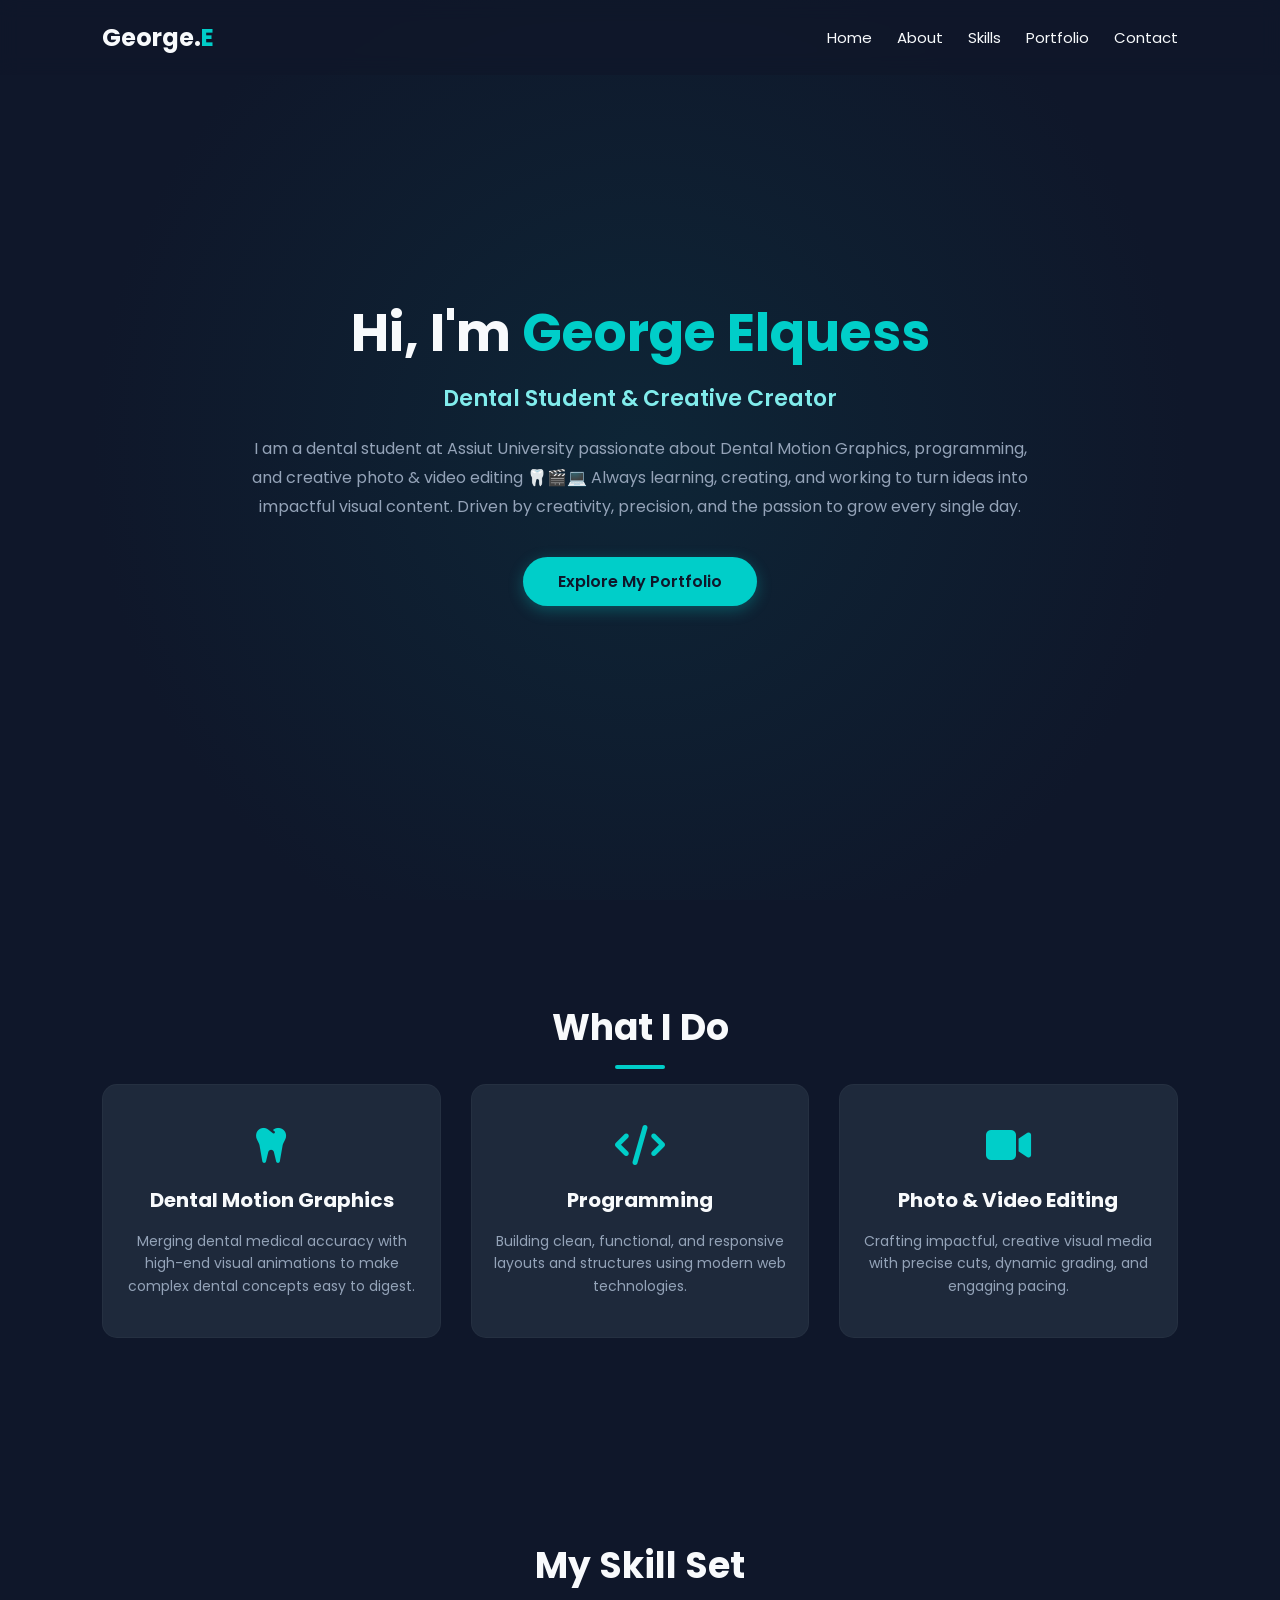
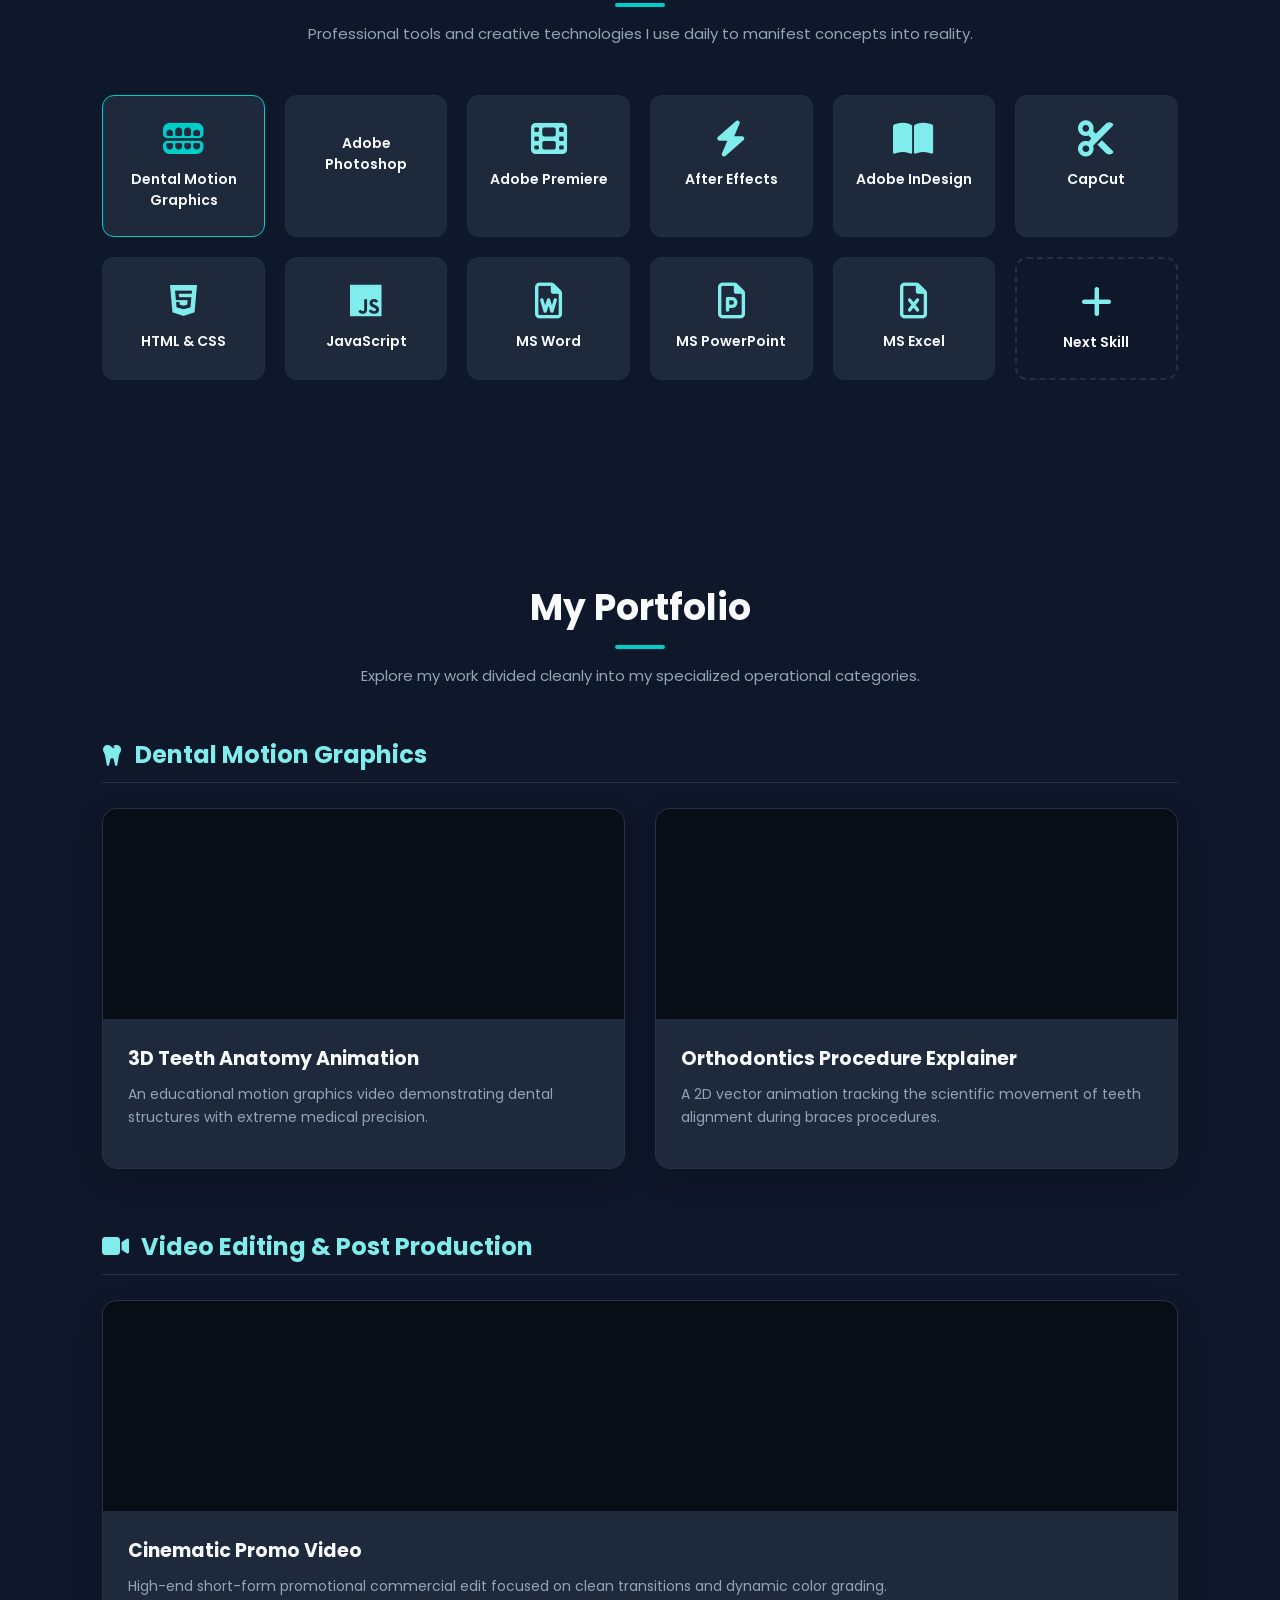
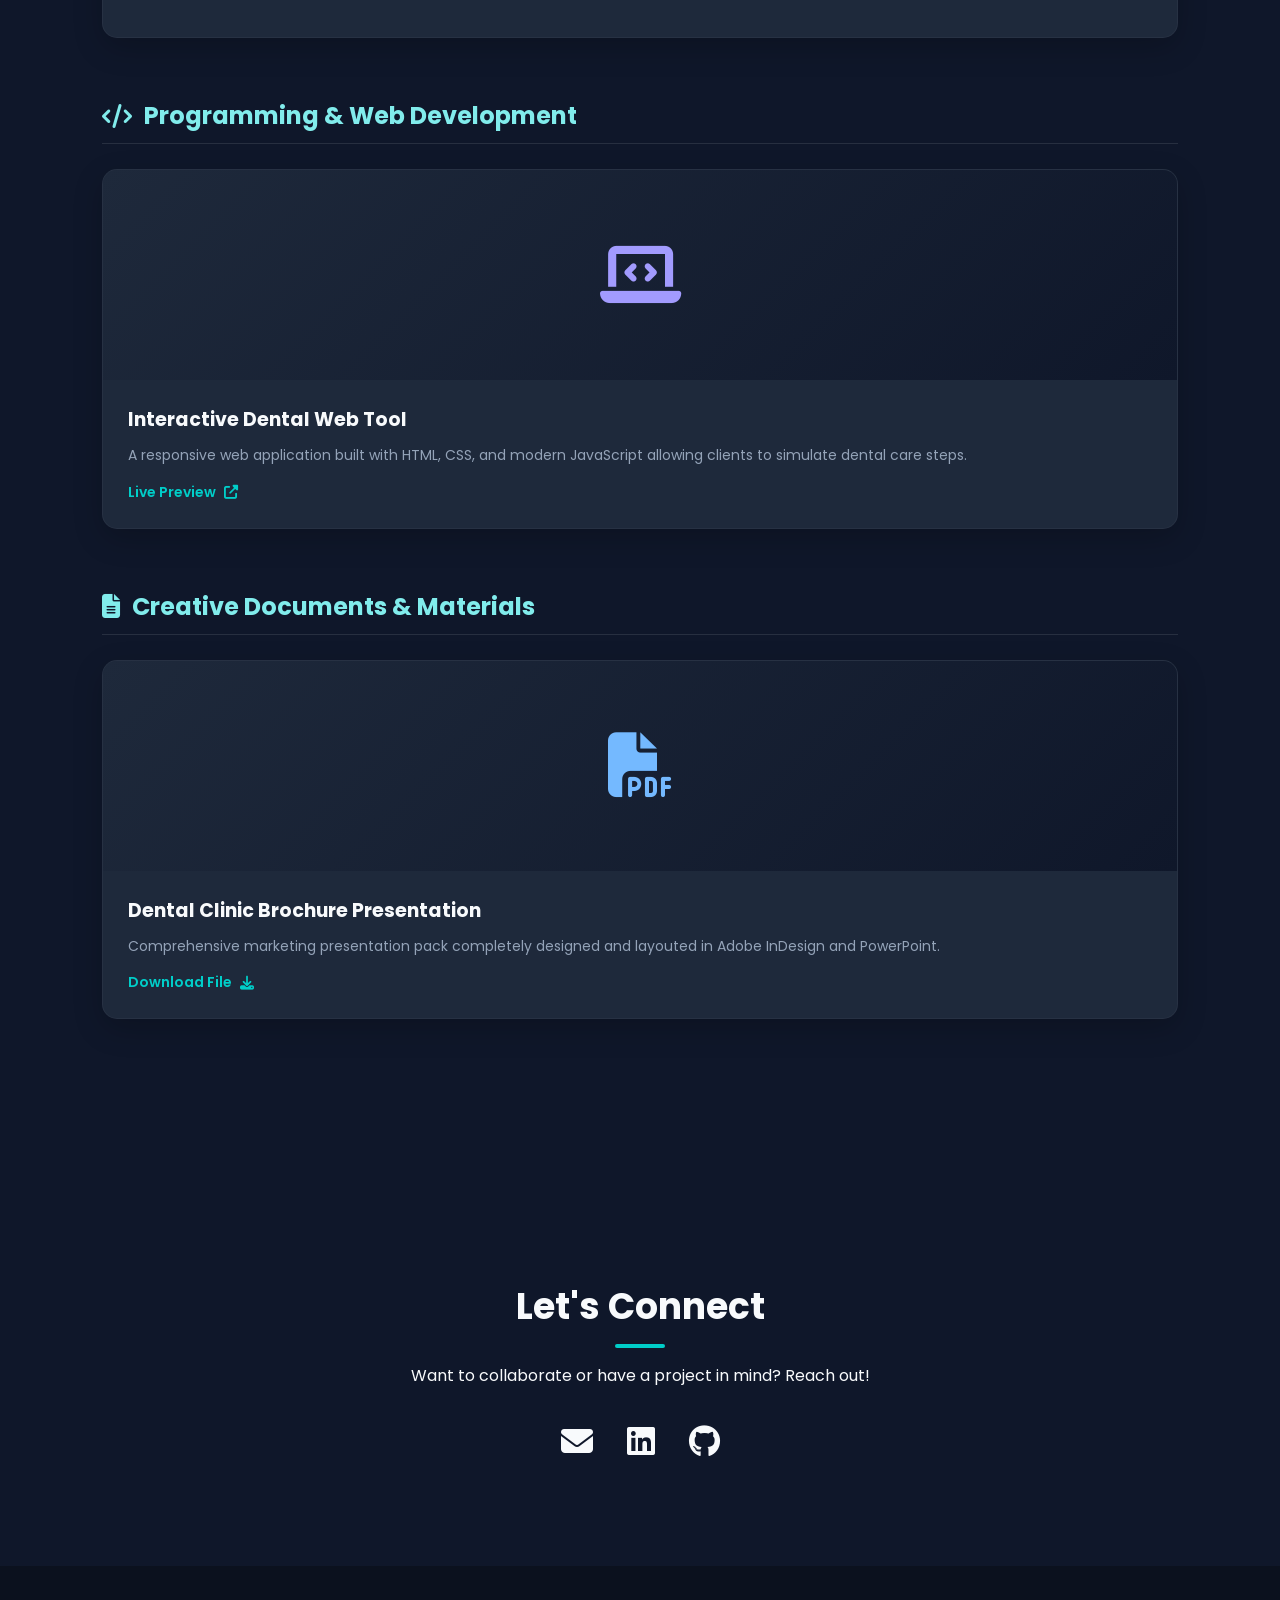
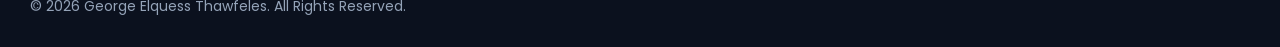
<file: index.html>
<!DOCTYPE html>
<html lang="en" dir="ltr">
<head>
    <meta charset="UTF-8">
    <meta name="viewport" content="width=device-width, initial-scale=1.0">
    <title>George Elquess | Portfolio</title>
    <link href="https://fonts.googleapis.com/css2?family=Poppins:wght@300;400;600;700&display=swap" rel="stylesheet">
    <link rel="stylesheet" href="https://cdnjs.cloudflare.com/ajax/libs/font-awesome/6.4.0/css/all.min.css">
    <link rel="stylesheet" href="gogo.css">
</head>
<body>

    <nav class="navbar">
        <div class="logo">George.<span>E</span></div>
        <ul class="nav-links">
            <li><a href="#hero">Home</a></li>
            <li><a href="#about">About</a></li>
            <li><a href="#skills">Skills</a></li>
            <li><a href="#portfolio">Portfolio</a></li>
            <li><a href="#contact">Contact</a></li>
        </ul>
    </nav>

    <header id="hero" class="hero-section">
        <div class="hero-content hidden">
            <h1>Hi, I'm <span class="highlight">George Elquess</span></h1>
            <p class="subtitle">Dental Student & Creative Creator</p>
            <p class="bio">I am a dental student at Assiut University passionate about Dental Motion Graphics, programming, and creative photo & video editing 🦷🎬💻 Always learning, creating, and working to turn ideas into impactful visual content. Driven by creativity, precision, and the passion to grow every single day.</p>
            <a href="#portfolio" class="btn">Explore My Portfolio</a>
        </div>
    </header>

    <section id="about" class="about-section scroll-reveal">
        <h2>What I Do</h2>
        <div class="about-grid">
            <div class="about-card">
                <i class="fas fa-tooth"></i>
                <h3>Dental Motion Graphics</h3>
                <p>Merging dental medical accuracy with high-end visual animations to make complex dental concepts easy to digest.</p>
            </div>
            <div class="about-card">
                <i class="fas fa-code"></i>
                <h3>Programming</h3>
                <p>Building clean, functional, and responsive layouts and structures using modern web technologies.</p>
            </div>
            <div class="about-card">
                <i class="fas fa-video"></i>
                <h3>Photo & Video Editing</h3>
                <p>Crafting impactful, creative visual media with precise cuts, dynamic grading, and engaging pacing.</p>
            </div>
        </div>
    </section>

    <section id="skills" class="skills-section scroll-reveal">
        <h2>My Skill Set</h2>
        <p class="section-desc">Professional tools and creative technologies I use daily to manifest concepts into reality.</p>
        
        <div class="skills-grid">
            <div class="skill-card special-skill"><i class="fas fa-teeth-open"></i> <h3>Dental Motion Graphics</h3></div>

            <div class="skill-card"><i class="fab fa-adobe"></i> <h3>Adobe Photoshop</h3></div>
            <div class="skill-card"><i class="fas fa-film"></i> <h3>Adobe Premiere</h3></div>
            <div class="skill-card"><i class="fas fa-bolt"></i> <h3>After Effects</h3></div>
            <div class="skill-card"><i class="fas fa-book-open"></i> <h3>Adobe InDesign</h3></div>
            <div class="skill-card"><i class="fas fa-cut"></i> <h3>CapCut</h3></div>
            
            <div class="skill-card"><i class="fab fa-html5"></i> <h3>HTML & CSS</h3></div>
            <div class="skill-card"><i class="fab fa-js"></i> <h3>JavaScript</h3></div>
            
            <div class="skill-card"><i class="far fa-file-word"></i> <h3>MS Word</h3></div>
            <div class="skill-card"><i class="far fa-file-powerpoint"></i> <h3>MS PowerPoint</h3></div>
            <div class="skill-card"><i class="far fa-file-excel"></i> <h3>MS Excel</h3></div>

            <div class="skill-card placeholder-card"><i class="fas fa-plus"></i> <h3>Next Skill</h3></div>
        </div>
    </section>

    <section id="portfolio" class="portfolio-section scroll-reveal">
        <h2>My Portfolio</h2>
        <p class="section-desc">Explore my work divided cleanly into my specialized operational categories.</p>
        
        <div class="portfolio-category">
            <h3 class="category-title"><i class="fas fa-tooth"></i> Dental Motion Graphics</h3>
            <div class="portfolio-grid">
                <div class="portfolio-item video-item">
                    <div class="media-container">
                        <iframe src="https://www.youtube.com/embed/dQw4w9WgXcQ" title="Dental Animation" frameborder="0" allowfullscreen></iframe>
                    </div>
                    <div class="item-details">
                        <h3>3D Teeth Anatomy Animation</h3>
                        <p>An educational motion graphics video demonstrating dental structures with extreme medical precision.</p>
                    </div>
                </div>
                <div class="portfolio-item video-item">
                    <div class="media-container">
                        <iframe src="https://www.youtube.com/embed/dQw4w9WgXcQ" title="Dental Animation" frameborder="0" allowfullscreen></iframe>
                    </div>
                    <div class="item-details">
                        <h3>Orthodontics Procedure Explainer</h3>
                        <p>A 2D vector animation tracking the scientific movement of teeth alignment during braces procedures.</p>
                    </div>
                </div>
            </div>
        </div>

        <div class="portfolio-category">
            <h3 class="category-title"><i class="fas fa-video"></i> Video Editing & Post Production</h3>
            <div class="portfolio-grid">
                <div class="portfolio-item video-item">
                    <div class="media-container">
                        <iframe src="https://www.youtube.com/embed/dQw4w9WgXcQ" title="Video Editing" frameborder="0" allowfullscreen></iframe>
                    </div>
                    <div class="item-details">
                        <h3>Cinematic Promo Video</h3>
                        <p>High-end short-form promotional commercial edit focused on clean transitions and dynamic color grading.</p>
                    </div>
                </div>
            </div>
        </div>

        <div class="portfolio-category">
            <h3 class="category-title"><i class="fas fa-code"></i> Programming & Web Development</h3>
            <div class="portfolio-grid">
                <div class="portfolio-item code-item">
                    <div class="media-container code-fallback">
                        <i class="fas fa-laptop-code"></i>
                    </div>
                    <div class="item-details">
                        <h3>Interactive Dental Web Tool</h3>
                        <p>A responsive web application built with HTML, CSS, and modern JavaScript allowing clients to simulate dental care steps.</p>
                        <a href="#" target="_blank" class="view-link">Live Preview <i class="fas fa-external-link-alt"></i></a>
                    </div>
                </div>
            </div>
        </div>

        <div class="portfolio-category">
            <h3 class="category-title"><i class="fas fa-file-alt"></i> Creative Documents & Materials</h3>
            <div class="portfolio-grid">
                <div class="portfolio-item file-item">
                    <div class="media-container file-fallback">
                        <i class="fas fa-file-pdf"></i>
                    </div>
                    <div class="item-details">
                        <h3>Dental Clinic Brochure Presentation</h3>
                        <p>Comprehensive marketing presentation pack completely designed and layouted in Adobe InDesign and PowerPoint.</p>
                        <a href="#" download class="view-link">Download File <i class="fas fa-download"></i></a>
                    </div>
                </div>
            </div>
        </div>

    </section>

    <section id="contact" class="contact-section scroll-reveal">
        <h2>Let's Connect</h2>
        <p>Want to collaborate or have a project in mind? Reach out!</p>
        <div class="social-links">
            <a href="mailto:your-email@example.com"><i class="fas fa-envelope"></i></a>
            <a href="https://linkedin.com" target="_blank"><i class="fab fa-linkedin"></i></a>
            <a href="https://github.com" target="_blank"><i class="fab fa-github"></i></a>
        </div>
    </section>

    <footer>
        <p>&copy; 2026 George Elquess Thawfeles. All Rights Reserved.</p>
    </footer>

    <script src="gogo.js"></script>
</body>
</html>
</file>
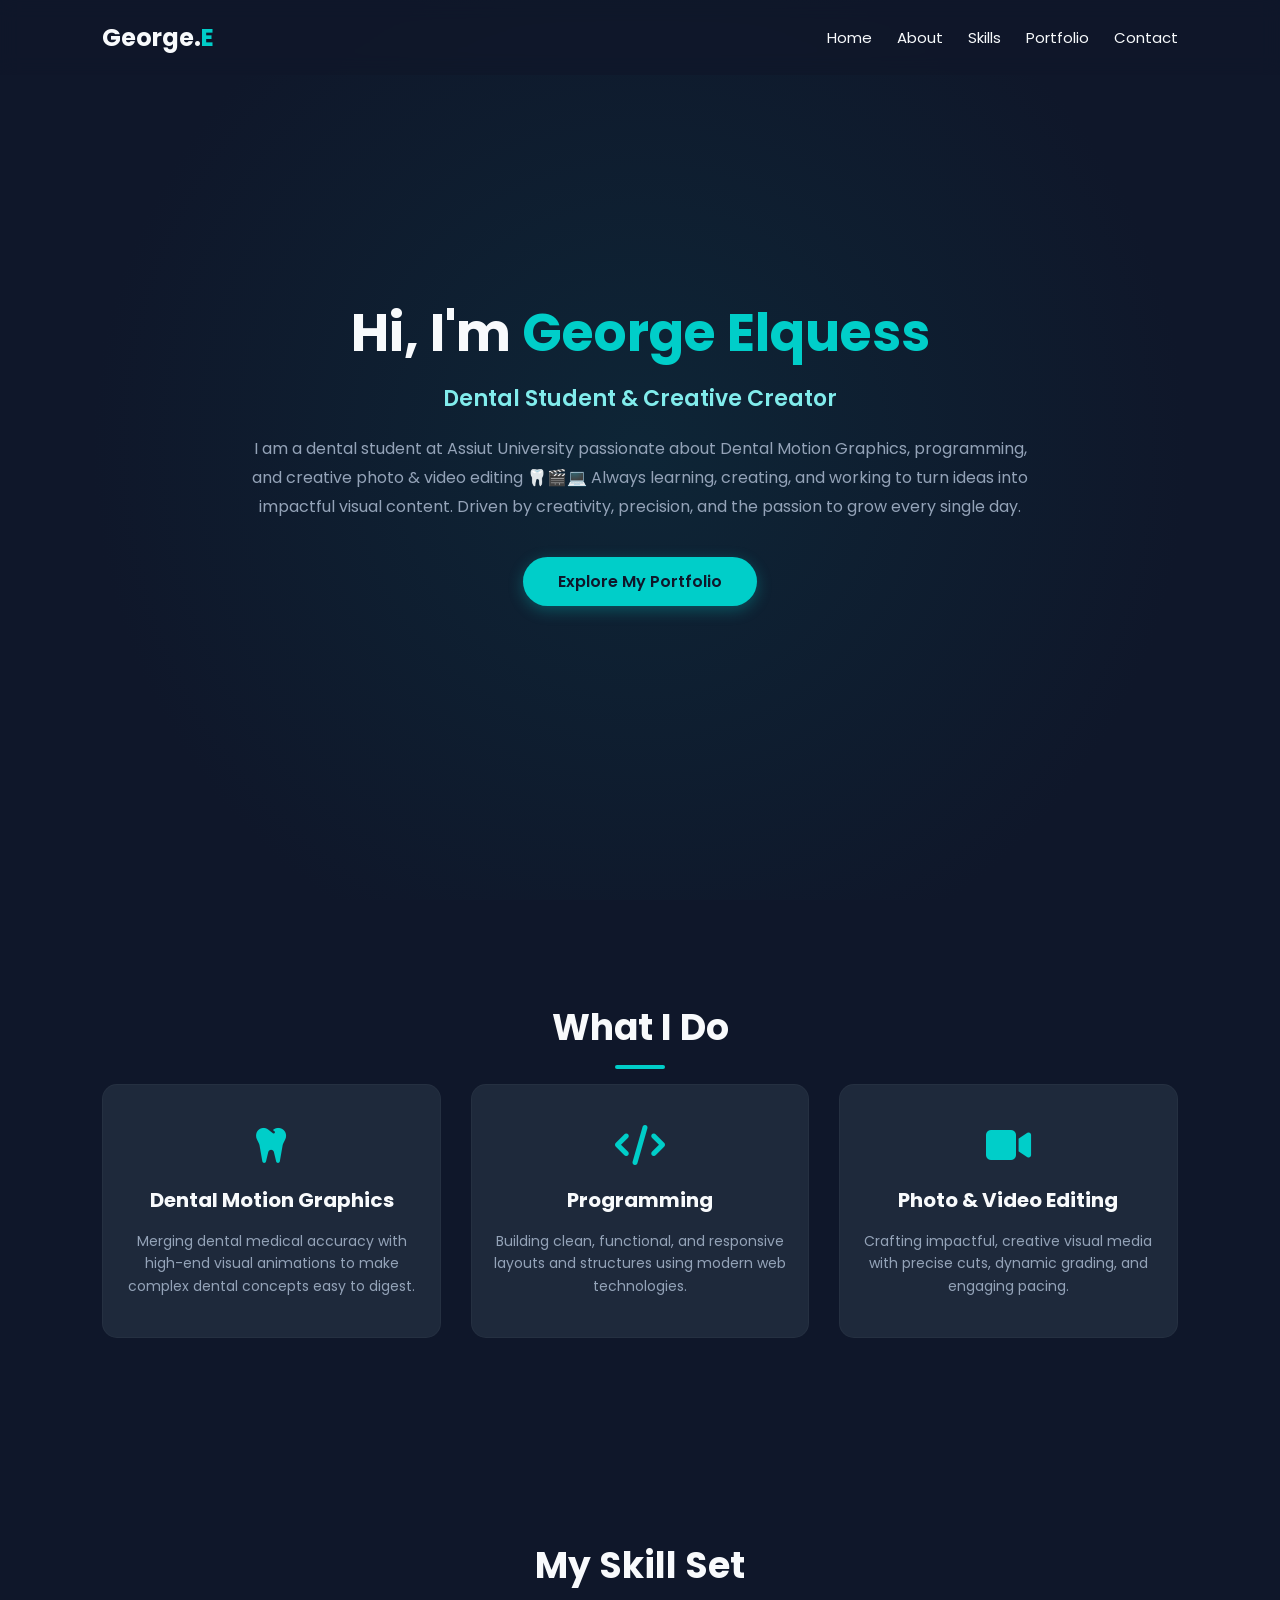
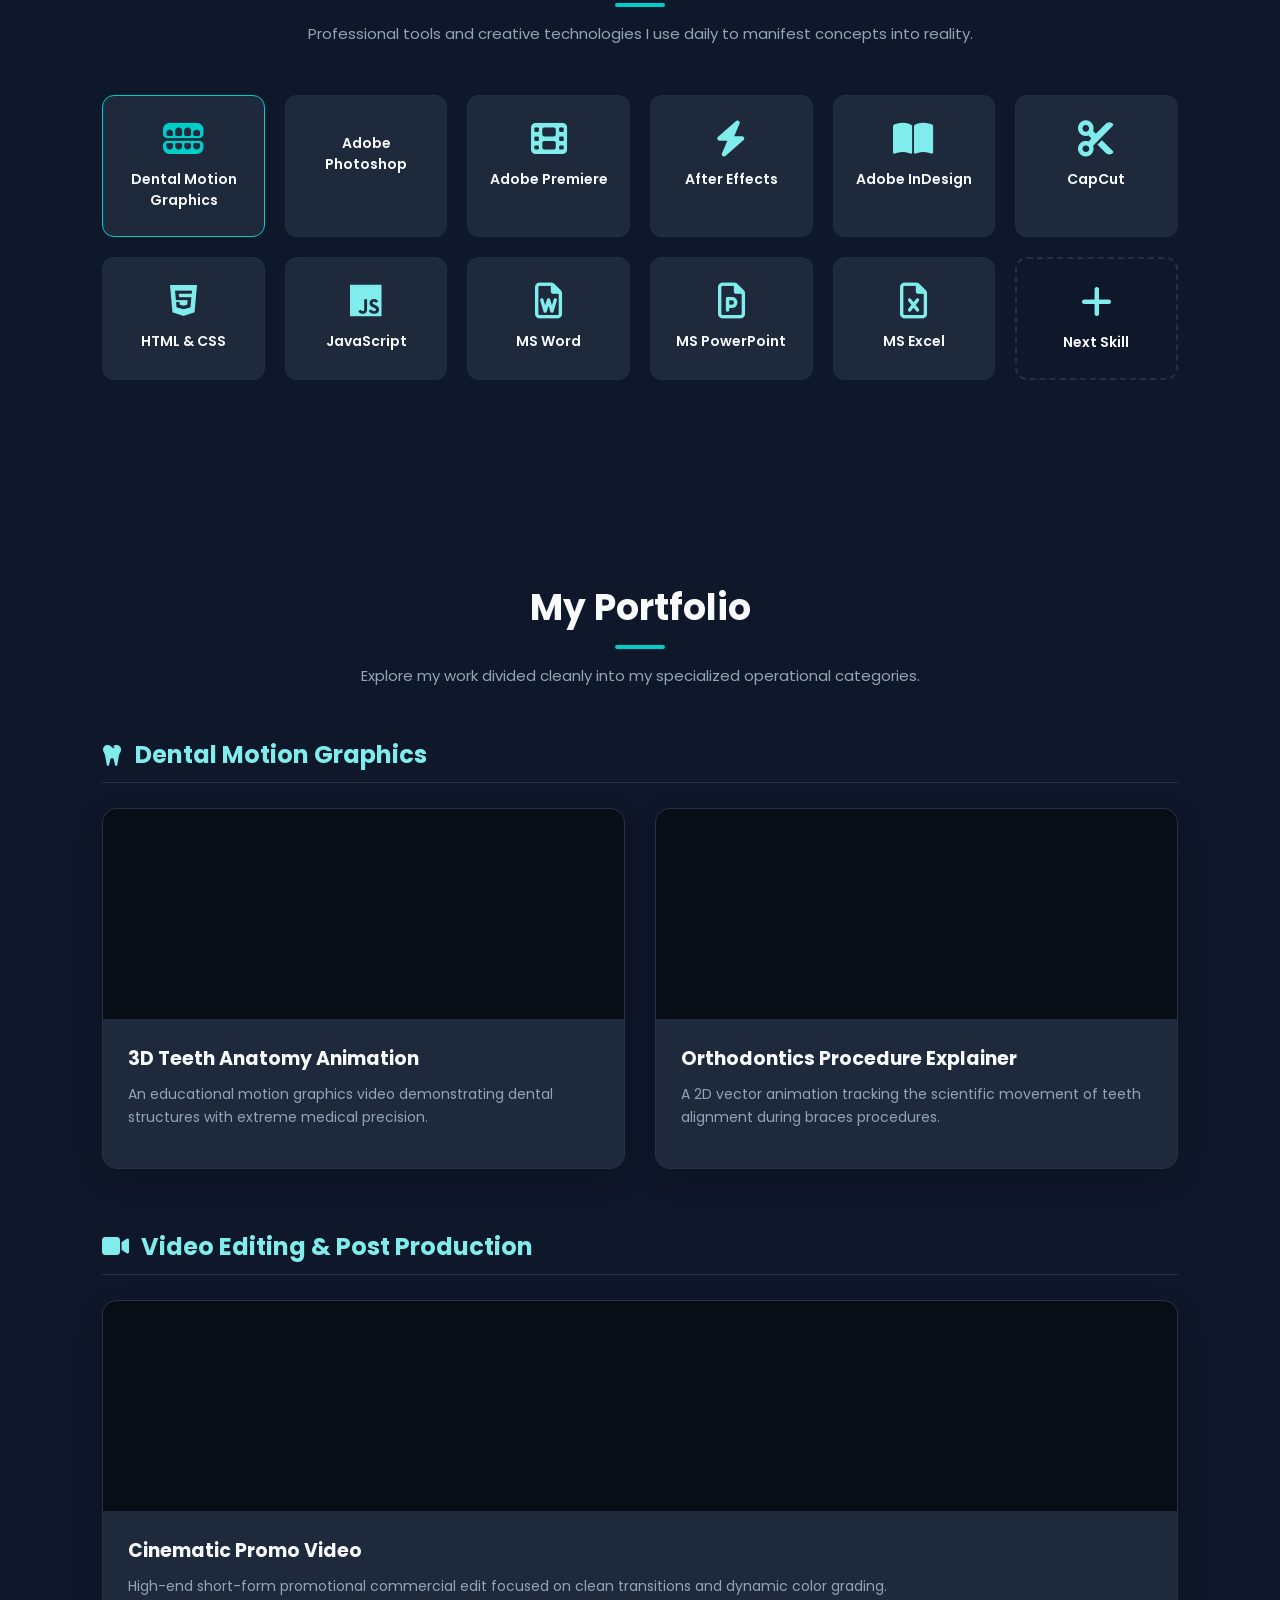
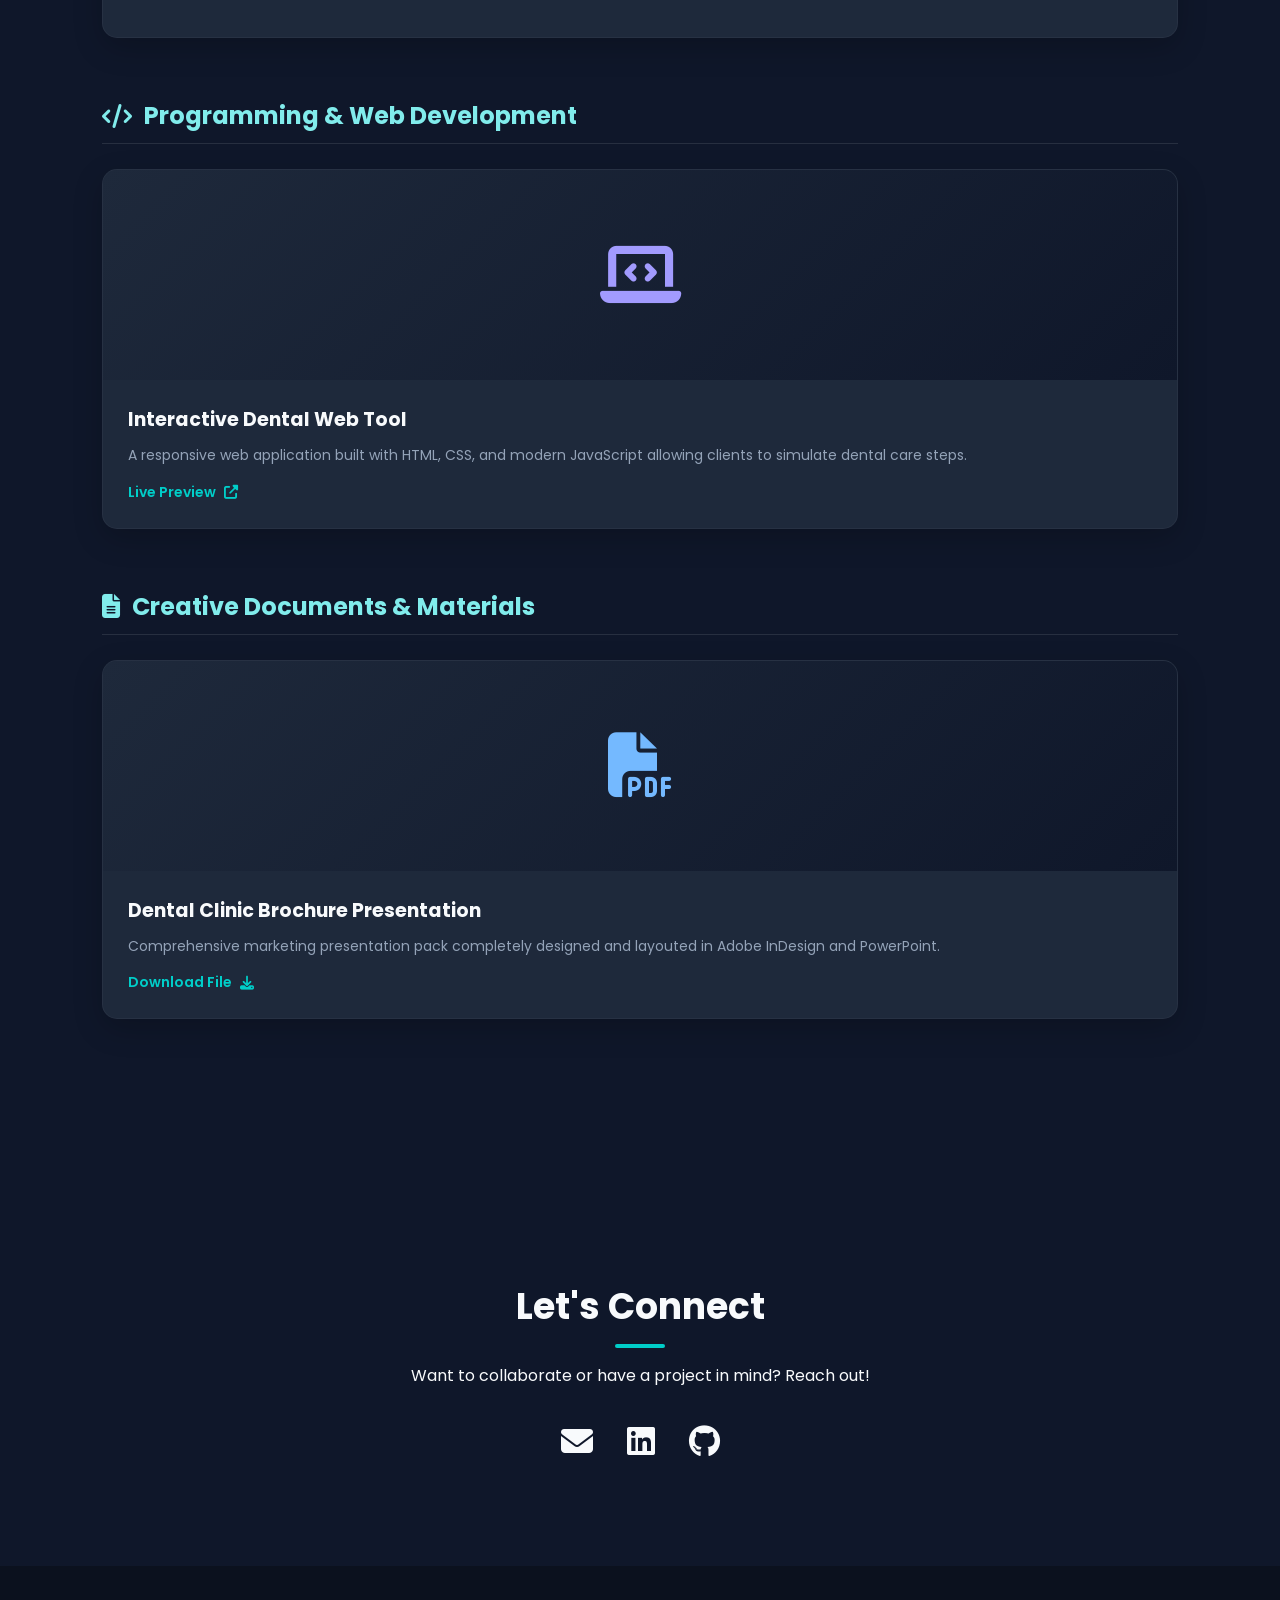
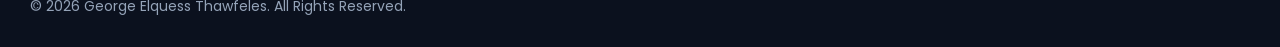
<file: gogo.html>
<!DOCTYPE html>
<html lang="en" dir="ltr">
<head>
    <meta charset="UTF-8">
    <meta name="viewport" content="width=device-width, initial-scale=1.0">
    <title>George Elquess | Portfolio</title>
    <link href="https://fonts.googleapis.com/css2?family=Poppins:wght@300;400;600;700&display=swap" rel="stylesheet">
    <link rel="stylesheet" href="https://cdnjs.cloudflare.com/ajax/libs/font-awesome/6.4.0/css/all.min.css">
    <link rel="stylesheet" href="gogo.css">
</head>
<body>

    <nav class="navbar">
        <div class="logo">George.<span>E</span></div>
        <ul class="nav-links">
            <li><a href="#hero">Home</a></li>
            <li><a href="#about">About</a></li>
            <li><a href="#skills">Skills</a></li>
            <li><a href="#portfolio">Portfolio</a></li>
            <li><a href="#contact">Contact</a></li>
        </ul>
    </nav>

    <header id="hero" class="hero-section">
        <div class="hero-content hidden">
            <h1>Hi, I'm <span class="highlight">George Elquess</span></h1>
            <p class="subtitle">Dental Student & Creative Creator</p>
            <p class="bio">I am a dental student at Assiut University passionate about Dental Motion Graphics, programming, and creative photo & video editing 🦷🎬💻 Always learning, creating, and working to turn ideas into impactful visual content. Driven by creativity, precision, and the passion to grow every single day.</p>
            <a href="#portfolio" class="btn">Explore My Portfolio</a>
        </div>
    </header>

    <section id="about" class="about-section scroll-reveal">
        <h2>What I Do</h2>
        <div class="about-grid">
            <div class="about-card">
                <i class="fas fa-tooth"></i>
                <h3>Dental Motion Graphics</h3>
                <p>Merging dental medical accuracy with high-end visual animations to make complex dental concepts easy to digest.</p>
            </div>
            <div class="about-card">
                <i class="fas fa-code"></i>
                <h3>Programming</h3>
                <p>Building clean, functional, and responsive layouts and structures using modern web technologies.</p>
            </div>
            <div class="about-card">
                <i class="fas fa-video"></i>
                <h3>Photo & Video Editing</h3>
                <p>Crafting impactful, creative visual media with precise cuts, dynamic grading, and engaging pacing.</p>
            </div>
        </div>
    </section>

    <section id="skills" class="skills-section scroll-reveal">
        <h2>My Skill Set</h2>
        <p class="section-desc">Professional tools and creative technologies I use daily to manifest concepts into reality.</p>
        
        <div class="skills-grid">
            <div class="skill-card special-skill"><i class="fas fa-teeth-open"></i> <h3>Dental Motion Graphics</h3></div>

            <div class="skill-card"><i class="fab fa-adobe"></i> <h3>Adobe Photoshop</h3></div>
            <div class="skill-card"><i class="fas fa-film"></i> <h3>Adobe Premiere</h3></div>
            <div class="skill-card"><i class="fas fa-bolt"></i> <h3>After Effects</h3></div>
            <div class="skill-card"><i class="fas fa-book-open"></i> <h3>Adobe InDesign</h3></div>
            <div class="skill-card"><i class="fas fa-cut"></i> <h3>CapCut</h3></div>
            
            <div class="skill-card"><i class="fab fa-html5"></i> <h3>HTML & CSS</h3></div>
            <div class="skill-card"><i class="fab fa-js"></i> <h3>JavaScript</h3></div>
            
            <div class="skill-card"><i class="far fa-file-word"></i> <h3>MS Word</h3></div>
            <div class="skill-card"><i class="far fa-file-powerpoint"></i> <h3>MS PowerPoint</h3></div>
            <div class="skill-card"><i class="far fa-file-excel"></i> <h3>MS Excel</h3></div>

            <div class="skill-card placeholder-card"><i class="fas fa-plus"></i> <h3>Next Skill</h3></div>
        </div>
    </section>

    <section id="portfolio" class="portfolio-section scroll-reveal">
        <h2>My Portfolio</h2>
        <p class="section-desc">Explore my work divided cleanly into my specialized operational categories.</p>
        
        <div class="portfolio-category">
            <h3 class="category-title"><i class="fas fa-tooth"></i> Dental Motion Graphics</h3>
            <div class="portfolio-grid">
                <div class="portfolio-item video-item">
                    <div class="media-container">
                        <iframe src="https://www.youtube.com/embed/dQw4w9WgXcQ" title="Dental Animation" frameborder="0" allowfullscreen></iframe>
                    </div>
                    <div class="item-details">
                        <h3>3D Teeth Anatomy Animation</h3>
                        <p>An educational motion graphics video demonstrating dental structures with extreme medical precision.</p>
                    </div>
                </div>
                <div class="portfolio-item video-item">
                    <div class="media-container">
                        <iframe src="https://www.youtube.com/embed/dQw4w9WgXcQ" title="Dental Animation" frameborder="0" allowfullscreen></iframe>
                    </div>
                    <div class="item-details">
                        <h3>Orthodontics Procedure Explainer</h3>
                        <p>A 2D vector animation tracking the scientific movement of teeth alignment during braces procedures.</p>
                    </div>
                </div>
            </div>
        </div>

        <div class="portfolio-category">
            <h3 class="category-title"><i class="fas fa-video"></i> Video Editing & Post Production</h3>
            <div class="portfolio-grid">
                <div class="portfolio-item video-item">
                    <div class="media-container">
                        <iframe src="https://www.youtube.com/embed/dQw4w9WgXcQ" title="Video Editing" frameborder="0" allowfullscreen></iframe>
                    </div>
                    <div class="item-details">
                        <h3>Cinematic Promo Video</h3>
                        <p>High-end short-form promotional commercial edit focused on clean transitions and dynamic color grading.</p>
                    </div>
                </div>
            </div>
        </div>

        <div class="portfolio-category">
            <h3 class="category-title"><i class="fas fa-code"></i> Programming & Web Development</h3>
            <div class="portfolio-grid">
                <div class="portfolio-item code-item">
                    <div class="media-container code-fallback">
                        <i class="fas fa-laptop-code"></i>
                    </div>
                    <div class="item-details">
                        <h3>Interactive Dental Web Tool</h3>
                        <p>A responsive web application built with HTML, CSS, and modern JavaScript allowing clients to simulate dental care steps.</p>
                        <a href="#" target="_blank" class="view-link">Live Preview <i class="fas fa-external-link-alt"></i></a>
                    </div>
                </div>
            </div>
        </div>

        <div class="portfolio-category">
            <h3 class="category-title"><i class="fas fa-file-alt"></i> Creative Documents & Materials</h3>
            <div class="portfolio-grid">
                <div class="portfolio-item file-item">
                    <div class="media-container file-fallback">
                        <i class="fas fa-file-pdf"></i>
                    </div>
                    <div class="item-details">
                        <h3>Dental Clinic Brochure Presentation</h3>
                        <p>Comprehensive marketing presentation pack completely designed and layouted in Adobe InDesign and PowerPoint.</p>
                        <a href="#" download class="view-link">Download File <i class="fas fa-download"></i></a>
                    </div>
                </div>
            </div>
        </div>

    </section>

    <section id="contact" class="contact-section scroll-reveal">
        <h2>Let's Connect</h2>
        <p>Want to collaborate or have a project in mind? Reach out!</p>
        <div class="social-links">
            <a href="mailto:your-email@example.com"><i class="fas fa-envelope"></i></a>
            <a href="https://linkedin.com" target="_blank"><i class="fab fa-linkedin"></i></a>
            <a href="https://github.com" target="_blank"><i class="fab fa-github"></i></a>
        </div>
    </section>

    <footer>
        <p>&copy; 2026 George Elquess Thawfeles. All Rights Reserved.</p>
    </footer>

    <script src="gogo.js"></script>
</body>
</html>
</file>
<file: gogo.css>
/* Styling & Variables */
:root {
    --primary-color: #00cec9; /* Medical teal/cyan */
    --accent-color: #81ecec;
    --bg-dark: #0f172a;
    --bg-card: #1e293b;
    --text-main: #f8fafc;
    --text-muted: #94a3b8;
    --transition-smooth: all 0.4s cubic-bezier(0.175, 0.885, 0.32, 1.275);
}

* {
    margin: 0;
    padding: 0;
    box-sizing: border-box;
    font-family: 'Poppins', sans-serif;
    scroll-behavior: smooth;
}

body {
    background-color: var(--bg-dark);
    color: var(--text-main);
    overflow-x: hidden;
}

/* Navbar */
.navbar {
    display: flex;
    justify-content: space-between;
    align-items: center;
    padding: 20px 8%;
    background: rgba(15, 23, 42, 0.8);
    backdrop-filter: blur(10px);
    position: fixed;
    width: 100%;
    top: 0;
    z-index: 1000;
}

.logo {
    font-size: 24px;
    font-weight: 700;
    color: var(--text-main);
}

.logo span {
    color: var(--primary-color);
}

.nav-links {
    display: flex;
    list-style: none;
}

.nav-links li {
    margin-left: 25px;
}

.nav-links a {
    color: var(--text-main);
    text-decoration: none;
    font-size: 15px;
    transition: var(--transition-smooth);
}

.nav-links a:hover {
    color: var(--primary-color);
}

/* Hero Section */
.hero-section {
    height: 100vh;
    display: flex;
    justify-content: center;
    align-items: center;
    text-align: center;
    padding: 0 10%;
    background: radial-gradient(circle, rgba(0,206,201,0.08) 0%, rgba(15,23,42,1) 70%);
}

.hero-content {
    max-width: 800px;
}

.hero-content h1 {
    font-size: 52px;
    margin-bottom: 10px;
}

.highlight {
    color: var(--primary-color);
}

.subtitle {
    font-size: 22px;
    color: var(--accent-color);
    margin-bottom: 20px;
    font-weight: 600;
}

.bio {
    font-size: 16px;
    color: var(--text-muted);
    line-height: 1.8;
    margin-bottom: 35px;
}

.btn {
    display: inline-block;
    padding: 12px 35px;
    background-color: var(--primary-color);
    color: #0f172a;
    text-decoration: none;
    border-radius: 30px;
    font-weight: 600;
    transition: var(--transition-smooth);
    box-shadow: 0 4px 15px rgba(0, 206, 201, 0.3);
}

.btn:hover {
    transform: translateY(-5px);
    box-shadow: 0 8px 25px rgba(0, 206, 201, 0.5);
}

/* Sections General */
section {
    padding: 100px 8%;
    text-align: center;
}

section h2 {
    font-size: 36px;
    margin-bottom: 15px;
}

section h2::after {
    content: '';
    display: block;
    width: 50px;
    height: 4px;
    background: var(--primary-color);
    margin: 10px auto 0;
    border-radius: 2px;
}

.section-desc {
    color: var(--text-muted);
    margin-bottom: 50px;
    font-size: 15px;
}

/* About Grid */
.about-grid {
    display: grid;
    grid-template-columns: repeat(auto-fit, minmax(250px, 1fr));
    gap: 30px;
}

.about-card {
    background: var(--bg-card);
    padding: 40px 20px;
    border-radius: 15px;
    border: 1px solid rgba(255,255,255,0.03);
    transition: var(--transition-smooth);
}

.about-card i {
    font-size: 40px;
    color: var(--primary-color);
    margin-bottom: 20px;
}

.about-card h3 {
    margin-bottom: 15px;
    font-size: 20px;
}

.about-card p {
    color: var(--text-muted);
    font-size: 14px;
    line-height: 1.6;
}

.about-card:hover {
    transform: translateY(-10px);
    border-color: var(--primary-color);
}

/* Skills Grid (Icons-focused layout) */
.skills-grid {
    display: grid;
    grid-template-columns: repeat(auto-fit, minmax(160px, 1fr));
    gap: 20px;
}

.skill-card {
    background: var(--bg-card);
    padding: 25px 15px;
    border-radius: 12px;
    border: 1px solid rgba(255,255,255,0.02);
    transition: var(--transition-smooth);
    display: flex;
    flex-direction: column;
    align-items: center;
}

.skill-card i {
    font-size: 36px;
    color: var(--accent-color);
    margin-bottom: 12px;
}

.skill-card h3 {
    font-size: 14px;
    font-weight: 600;
}

.skill-card:hover {
    transform: translateY(-5px);
    background: var(--primary-color);
}

.skill-card:hover i, .skill-card:hover h3 {
    color: #0f172a;
}

.special-skill {
    border: 1px solid var(--primary-color);
}
.special-skill i {
    color: var(--primary-color);
}

.placeholder-card {
    border: 2px dashed rgba(255,255,255,0.1);
    background: transparent;
}

/* Categorized Portfolio Layout */
.portfolio-category {
    text-align: left;
    margin-bottom: 60px;
}

.category-title {
    font-size: 24px;
    color: var(--accent-color);
    margin-bottom: 25px;
    border-bottom: 1px solid rgba(255,255,255,0.1);
    padding-bottom: 10px;
    display: flex;
    align-items: center;
    gap: 12px;
}

.portfolio-grid {
    display: grid;
    grid-template-columns: repeat(auto-fit, minmax(340px, 1fr));
    gap: 30px;
}

.portfolio-item {
    background: var(--bg-card);
    border-radius: 15px;
    overflow: hidden;
    display: flex;
    flex-direction: column;
    border: 1px solid rgba(255,255,255,0.04);
    box-shadow: 0 10px 30px rgba(0,0,0,0.2);
    transition: var(--transition-smooth);
}

.portfolio-item:hover {
    transform: translateY(-5px);
    border-color: var(--primary-color);
}

/* Containers for multi-media frames / Fallbacks */
.media-container {
    position: relative;
    width: 100%;
    height: 210px;
    background: #090d16;
    overflow: hidden;
}

.media-container iframe {
    width: 100%;
    height: 100%;
    border: none;
}

/* Graphic-less design layout placeholders */
.code-fallback, .file-fallback {
    display: flex;
    justify-content: center;
    align-items: center;
    font-size: 65px;
    background: linear-gradient(135deg, #1e293b 0%, #0f172a 100%);
}
.code-fallback { color: #a29bfe; }
.file-fallback { color: #74b9ff; }

.item-details {
    padding: 25px;
    display: flex;
    flex-direction: column;
    flex-grow: 1;
}

.item-details h3 {
    font-size: 19px;
    margin-bottom: 10px;
}

.item-details p {
    color: var(--text-muted);
    font-size: 14px;
    line-height: 1.6;
    margin-bottom: 15px;
    flex-grow: 1;
}

.view-link {
    color: var(--primary-color);
    text-decoration: none;
    font-size: 14px;
    font-weight: 600;
    display: inline-flex;
    align-items: center;
    gap: 8px;
}

/* Contact & Socials */
.social-links { margin-top: 30px; }
.social-links a {
    font-size: 32px;
    color: var(--text-main);
    margin: 0 15px;
    transition: var(--transition-smooth);
}
.social-links a:hover {
    color: var(--primary-color);
    transform: scale(1.2);
}

footer {
    padding: 30px;
    background: #0b111e;
    color: var(--text-muted);
    font-size: 14px;
}

/* Scroll Animation classes */
.hidden { opacity: 0; transform: translateY(40px); transition: opacity 0.8s ease, transform 0.8s ease; }
.show { opacity: 1; transform: translateY(0); }
.scroll-reveal { opacity: 0; transform: scale(0.96); transition: all 0.7s ease-out; }
.scroll-reveal.active { opacity: 1; transform: scale(1); }

@media (max-width: 768px) {
    .nav-links { display: none; }
    .portfolio-grid { grid-template-columns: 1fr; }
}
</file>
